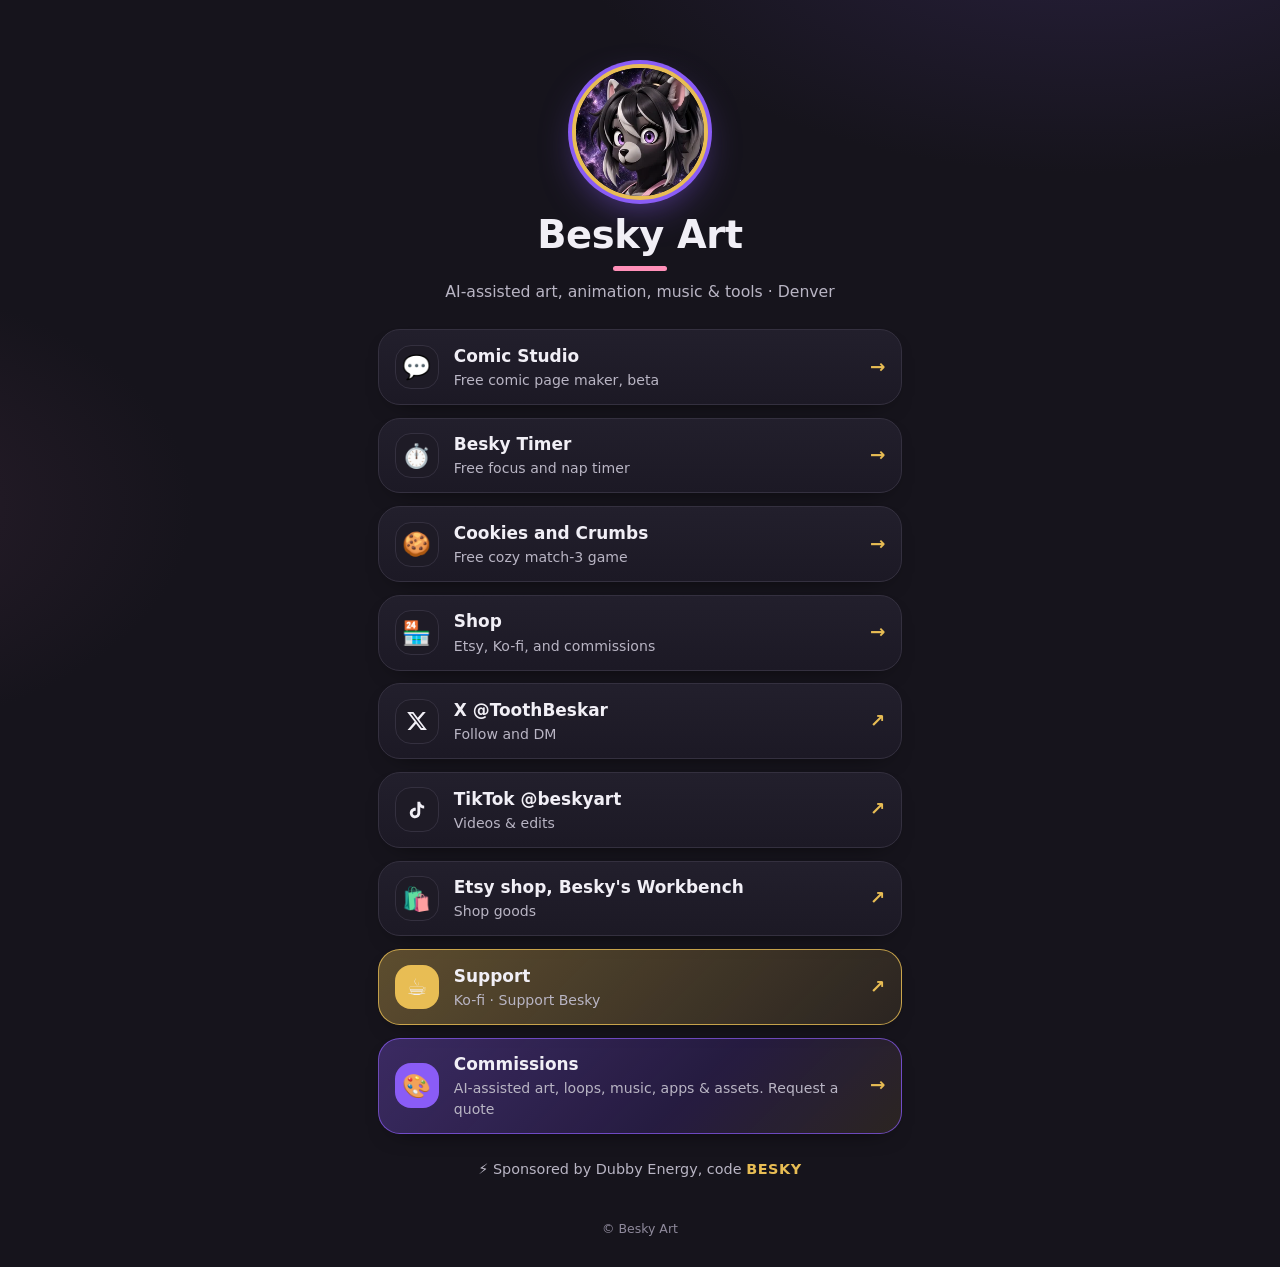
<file: index.html>
<!doctype html>
<html lang="en">
<head>
<meta charset="utf-8">
<meta name="viewport" content="width=device-width, initial-scale=1, viewport-fit=cover">
<title>Besky Art · Links</title>
<meta name="description" content="Besky Art: commissions, Etsy shop, free games and tools, and X. AI-assisted art, animation, music & tools from Denver.">
<meta name="theme-color" content="#16141c">
<link rel="canonical" href="https://besky.art/">
<link rel="icon" href="assets/favicon.ico?v=2" sizes="any">
<link rel="icon" href="assets/favicon-64.png?v=2" type="image/png">
<link rel="apple-touch-icon" href="assets/apple-touch-icon.png?v=2">
<meta property="og:type" content="website">
<meta property="og:site_name" content="Besky Art">
<meta property="og:title" content="Besky Art · Links">
<meta property="og:description" content="Links: commissions, shop, games & tools">
<meta property="og:url" content="https://besky.art/">
<meta property="og:image" content="https://besky.art/assets/og-image.jpg?v=2">
<meta property="og:image:width" content="1200">
<meta property="og:image:height" content="630">
<meta property="og:image:alt" content="Besky Art: links to commissions, shop, games & tools">
<meta name="twitter:card" content="summary_large_image">
<meta name="twitter:site" content="@ToothBeskar">
<meta name="twitter:creator" content="@ToothBeskar">
<meta name="twitter:title" content="Besky Art · Links">
<meta name="twitter:description" content="Links: commissions, shop, games & tools">
<meta name="twitter:image" content="https://besky.art/assets/og-image.jpg?v=2">
<link rel="stylesheet" href="style.css">
</head>
<body>
<main class="wrap">
  <header class="profile">
    <img class="avatar" src="assets/avatar-240.webp?v=2" srcset="assets/avatar-240.webp?v=2 240w, assets/avatar-400.webp?v=2 400w" sizes="120px" width="120" height="120" alt="Besky's avatar" fetchpriority="high">
    <h1>Besky Art</h1>
    <p class="tagline">AI-assisted art, animation, music &amp; tools · Denver</p>
  </header>

  <nav aria-label="Besky's links">
    <ul class="links">
      <li><a class="link" data-track="comic-studio" href="/comic-studio/">
        <span class="ico" aria-hidden="true">💬</span>
        <span class="txt"><span class="title">Comic Studio</span><span class="subtitle">Free comic page maker, beta</span></span>
        <span class="arrow" aria-hidden="true">→</span></a></li>
      <li><a class="link" data-track="besky-timer" href="/Besky-Timer/">
        <span class="ico" aria-hidden="true">⏱️</span>
        <span class="txt"><span class="title">Besky Timer</span><span class="subtitle">Free focus and nap timer</span></span>
        <span class="arrow" aria-hidden="true">→</span></a></li>
      <li><a class="link" data-track="cookie-game" href="/cookies-and-crumbs/">
        <span class="ico" aria-hidden="true">🍪</span>
        <span class="txt"><span class="title">Cookies and Crumbs</span><span class="subtitle">Free cozy match-3 game</span></span>
        <span class="arrow" aria-hidden="true">→</span></a></li>
      <li><a class="link" data-track="shop" href="/shop/">
        <span class="ico" aria-hidden="true">🏪</span>
        <span class="txt"><span class="title">Shop</span><span class="subtitle">Etsy, Ko-fi, and commissions</span></span>
        <span class="arrow" aria-hidden="true">→</span></a></li>
      <li><a class="link" data-track="x" href="https://x.com/ToothBeskar" target="_blank" rel="noopener" aria-label="X @ToothBeskar: Follow and DM (opens in a new tab)">
        <span class="ico x" aria-hidden="true"><svg viewBox="0 0 24 24" width="22" height="22" focusable="false"><path fill="currentColor" d="M18.244 2.25h3.308l-7.227 8.26 8.502 11.24H16.17l-5.214-6.817L4.99 21.75H1.68l7.73-8.835L1.254 2.25H8.08l4.713 6.231zm-1.161 17.52h1.833L7.084 4.126H5.117z"/></svg></span>
        <span class="txt"><span class="title">X @ToothBeskar</span><span class="subtitle">Follow and DM</span></span>
        <span class="arrow" aria-hidden="true">↗</span></a></li>
      <li><a class="link" data-track="tiktok" href="https://www.tiktok.com/@beskyart" target="_blank" rel="noopener" aria-label="TikTok @beskyart: Videos &amp; edits (opens in a new tab)">
        <span class="ico tt" aria-hidden="true"><svg viewBox="0 0 24 24" width="22" height="22" focusable="false"><path fill="currentColor" d="M16.6 5.82A4.28 4.28 0 0 1 15.54 3h-3.09v12.4a2.59 2.59 0 0 1-2.59 2.5c-1.42 0-2.6-1.16-2.6-2.6 0-1.72 1.66-3.01 3.37-2.48V9.66c-3.45-.46-6.47 2.22-6.47 5.64 0 3.33 2.76 5.7 5.69 5.7 3.14 0 5.69-2.55 5.69-5.7V9.01a7.35 7.35 0 0 0 4.3 1.38V7.3s-1.88.09-3.24-1.48z"/></svg></span>
        <span class="txt"><span class="title">TikTok @beskyart</span><span class="subtitle">Videos &amp; edits</span></span>
        <span class="arrow" aria-hidden="true">↗</span></a></li>
      <li><a class="link" data-track="etsy" href="https://beskysworkbench.etsy.com" target="_blank" rel="noopener" aria-label="Etsy shop, Besky's Workbench: Shop goods (opens in a new tab)">
        <span class="ico" aria-hidden="true">🛍️</span>
        <span class="txt"><span class="title">Etsy shop, Besky's Workbench</span><span class="subtitle">Shop goods</span></span>
        <span class="arrow" aria-hidden="true">↗</span></a></li>
      <li><a class="link support" href="https://ko-fi.com/beskyart" target="_blank" rel="noopener noreferrer" aria-label="Support Besky on Ko-fi (opens in a new tab)">
        <span class="ico" aria-hidden="true">☕</span>
        <span class="txt"><span class="title">Support</span><span class="subtitle">Ko-fi · Support Besky</span></span>
        <span class="arrow" aria-hidden="true">↗</span></a></li>
      <li><a class="link featured" data-track="commissions" href="/commissions/">
        <span class="ico" aria-hidden="true">🎨</span>
        <span class="txt"><span class="title">Commissions</span><span class="subtitle">AI-assisted art, loops, music, apps &amp; assets. Request a quote</span></span>
        <span class="arrow" aria-hidden="true">→</span></a></li>
    </ul>
  </nav>

  <p class="sponsor"><span aria-hidden="true">⚡</span> Sponsored by Dubby Energy, code <strong>BESKY</strong></p>
</main>
<footer class="foot">© Besky Art</footer>
<script>
/* Cookie-free counters (abacus.jasoncameron.dev): page views + clicks per button. Stats: /stats.html */
(function(){var B='https://abacus.jasoncameron.dev/hit/beskartooth-links/';
function hit(k){try{fetch(B+k,{mode:'cors',keepalive:true}).catch(function(){});}catch(e){}}
if(!/[?&]notrack/.test(location.search)&&!localStorage.getItem('besky-notrack'))hit('page-views');
document.querySelectorAll('[data-track]').forEach(function(a){a.addEventListener('click',function(){if(!localStorage.getItem('besky-notrack'))hit('click-'+a.dataset.track);});});})();
</script>
</body>
</html>
</file>
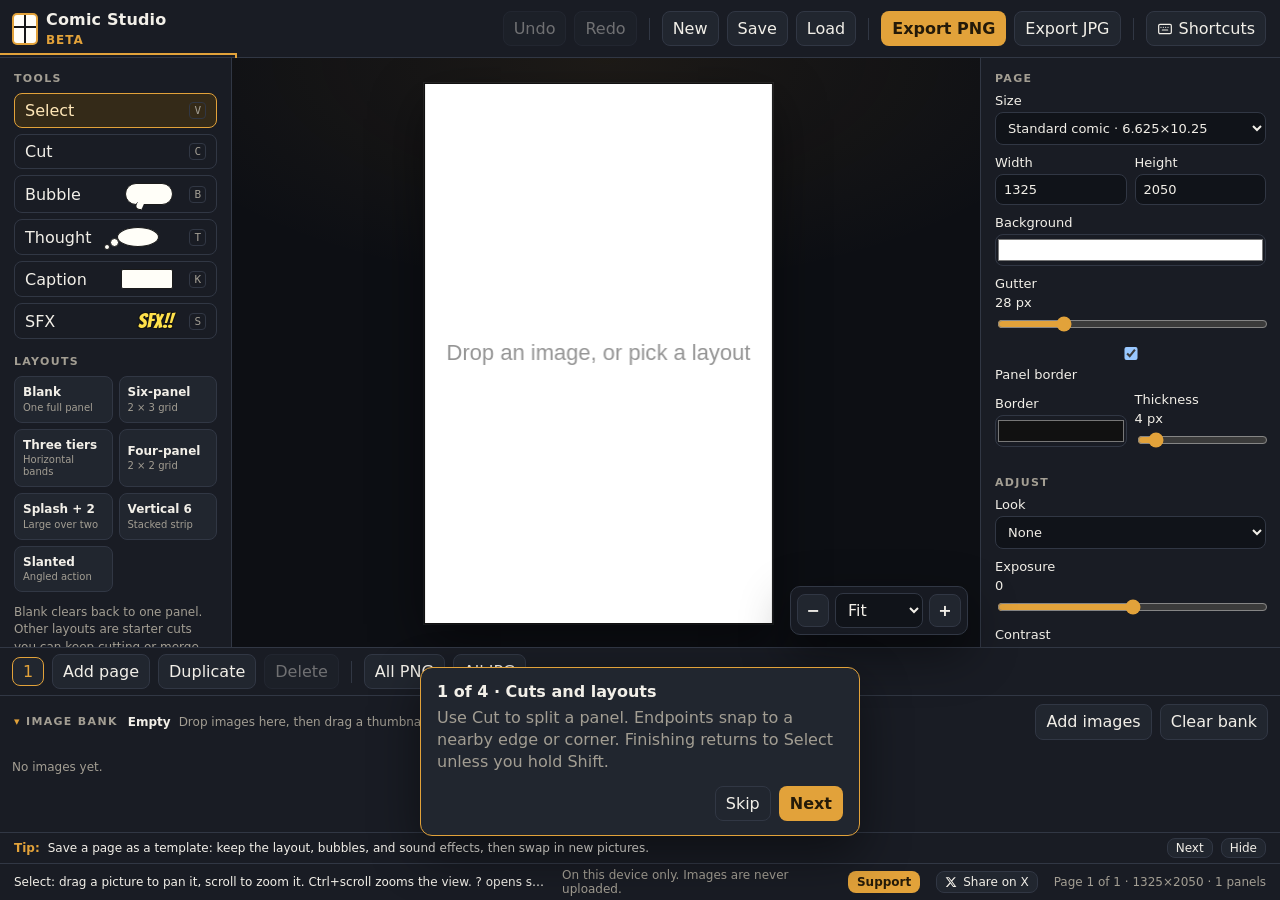
<file: comic-studio/index.html>
<!DOCTYPE html>
<html lang="en">
<head>
<meta charset="utf-8">
<meta name="viewport" content="width=device-width, initial-scale=1">
<meta name="description" content="Comic Studio is a free comic page maker that runs entirely in your browser. Images stay on your device.">
<link rel="canonical" href="https://besky.art/comic-studio/">
<meta property="og:type" content="website">
<meta property="og:site_name" content="Besky Art">
<meta property="og:title" content="Comic Studio">
<meta property="og:description" content="Free comic page maker that runs in your browser. Pictures stay on your device.">
<meta property="og:url" content="https://besky.art/comic-studio/">
<meta property="og:image" content="https://besky.art/comic-studio/og-image.png?v=1">
<meta property="og:image:width" content="1200">
<meta property="og:image:height" content="630">
<meta property="og:image:type" content="image/png">
<meta property="og:image:alt" content="Comic Studio: a cream comic page with panels, a speech bubble, and sound-effect lettering.">
<meta name="twitter:card" content="summary_large_image">
<meta name="twitter:site" content="@ToothBeskar">
<meta name="twitter:creator" content="@ToothBeskar">
<meta name="twitter:title" content="Comic Studio">
<meta name="twitter:description" content="Free comic page maker that runs in your browser. Pictures stay on your device.">
<meta name="twitter:image" content="https://besky.art/comic-studio/og-image.png?v=1">
<meta name="twitter:image:alt" content="Comic Studio: a cream comic page with panels, a speech bubble, and sound-effect lettering.">
<meta http-equiv="Content-Security-Policy" content="default-src 'none'; script-src 'self'; style-src 'self' 'unsafe-inline'; font-src 'self'; img-src 'self' data: blob:; connect-src https://abacus.jasoncameron.dev; object-src 'none'; base-uri 'none'; form-action 'none'">
<title>Comic Studio</title>
<link rel="icon" href="favicon.svg" type="image/svg+xml">
<link rel="stylesheet" href="css/studio.css">
</head>
<body>
<div id="app">
  <header id="top">
    <div class="brand">
      <span class="mark" aria-hidden="true"></span>
      <div>
        <strong>Comic Studio</strong>
        <em>beta</em>
      </div>
    </div>
    <div class="top-actions">
      <button type="button" id="undo" title="Undo (Ctrl+Z)">Undo</button>
      <button type="button" id="redo" title="Redo (Ctrl+Y)">Redo</button>
      <span class="sep" aria-hidden="true"></span>
      <button type="button" id="new-page" title="New blank page">New</button>
      <button type="button" id="save" title="Save project (Ctrl+S)">Save</button>
      <button type="button" id="load">Load</button>
      <span class="sep" aria-hidden="true"></span>
      <button type="button" id="export-png" class="primary" title="Export this page as PNG">Export PNG</button>
      <button type="button" id="export-jpg" title="Export this page as JPG">Export JPG</button>
      <span class="sep" aria-hidden="true"></span>
      <button type="button" id="shortcuts-open" title="Shortcuts (?)">
        <svg class="key-ico" viewBox="0 0 24 24" width="16" height="16" aria-hidden="true">
          <rect x="2.5" y="5" width="19" height="14" rx="2" fill="none" stroke="currentColor" stroke-width="1.8"></rect>
          <path d="M6 9.5h.01M9.5 9.5h.01M13 9.5h.01M16.5 9.5h.01M8 13.5h8" stroke="currentColor" stroke-width="1.8" stroke-linecap="round"></path>
        </svg>
        Shortcuts
      </button>
    </div>
  </header>
  <div id="workspace">
    <aside id="tools">
      <h2>Tools</h2>
      <button type="button" class="tool" data-tool="select" aria-pressed="true">Select <kbd>V</kbd></button>
      <button type="button" class="tool" data-tool="cut" aria-pressed="false">Cut <kbd>C</kbd></button>
      <button type="button" class="tool" data-tool="bubble" aria-pressed="false">Bubble <span class="tool-preview preview-bubble" aria-hidden="true"></span><kbd>B</kbd></button>
      <button type="button" class="tool" data-tool="thought" aria-pressed="false">Thought <span class="tool-preview preview-thought" aria-hidden="true"></span><kbd>T</kbd></button>
      <button type="button" class="tool" data-tool="caption" aria-pressed="false">Caption <span class="tool-preview preview-caption" aria-hidden="true"></span><kbd>K</kbd></button>
      <button type="button" class="tool" data-tool="sfx" aria-pressed="false">SFX <span class="tool-preview preview-sfx" aria-hidden="true">SFX!!</span><kbd>S</kbd></button>
      <h2>Layouts</h2>
      <div class="layouts" id="layouts"></div>
      <p class="hint">Blank clears back to one panel. Other layouts are starter cuts you can keep cutting or merge. <kbd>Shift</kbd> snaps a cut straight.</p>
    </aside>
    <div id="stage-wrap">
      <main id="stage">
        <div id="view"><canvas id="page" width="800" height="1200" aria-label="Comic page"></canvas></div>
      </main>
      <div id="view-controls" aria-label="View zoom">
        <button type="button" id="view-out" title="Zoom out (−)">−</button>
        <select id="view-zoom" title="View zoom">
          <option value="fit">Fit</option>
          <option value="0.5">50%</option>
          <option value="1">100%</option>
          <option value="2">200%</option>
          <option value="4">400%</option>
        </select>
        <button type="button" id="view-in" title="Zoom in (+)">+</button>
      </div>
    </div>
    <aside id="props">
      <h2>Page</h2>
      <label>Size
        <select id="page-preset"></select>
      </label>
      <div class="row">
        <label>Width <input id="page-w" type="number" min="64" max="8192" step="1"></label>
        <label>Height <input id="page-h" type="number" min="64" max="8192" step="1"></label>
      </div>
      <label>Background <input id="page-bg" type="color" value="#ffffff"></label>
      <label>Gutter <span id="gutter-val"></span>
        <input id="gutter" type="range" min="0" max="120" step="1">
      </label>
      <label class="check"><input id="border-on" type="checkbox" checked> Panel border</label>
      <div class="row">
        <label>Border <input id="border-color" type="color" value="#111111"></label>
        <label>Thickness <span id="border-val"></span>
          <input id="border-width" type="range" min="0" max="40" step="1">
        </label>
      </div>
      <h2>Adjust</h2>
      <label>Look
        <select id="grade-look">
          <option value="none">None</option>
          <option value="bw">Black and white</option>
          <option value="pencil">Pencil</option>
        </select>
      </label>
      <label>Exposure <span id="grade-exposure-val"></span>
        <input id="grade-exposure" type="range" min="-100" max="100" step="1" value="0">
      </label>
      <label>Contrast <span id="grade-contrast-val"></span>
        <input id="grade-contrast" type="range" min="-100" max="100" step="1" value="0">
      </label>
      <label>Highlights <span id="grade-highlights-val"></span>
        <input id="grade-highlights" type="range" min="-100" max="100" step="1" value="0">
      </label>
      <label>Shadows <span id="grade-shadows-val"></span>
        <input id="grade-shadows" type="range" min="-100" max="100" step="1" value="0">
      </label>
      <label>Saturation <span id="grade-saturation-val"></span>
        <input id="grade-saturation" type="range" min="-100" max="100" step="1" value="0">
      </label>
      <label>Warmth <span id="grade-warmth-val"></span>
        <input id="grade-warmth" type="range" min="-100" max="100" step="1" value="0">
      </label>
      <label>Tint <span id="grade-tint-val"></span>
        <input id="grade-tint" type="range" min="-100" max="100" step="1" value="0">
      </label>
      <button type="button" id="grade-reset">Reset adjustments</button>
      <p class="hint">These change the page art without rewriting your pictures. Halftone, below, screens the adjusted picture. Lettering is styled on its own.</p>
      <h2>Print</h2>
      <label class="check"><input id="dots-on" type="checkbox"> Halftone dots</label>
      <label>Dot size <span id="dots-size-val"></span>
        <input id="dots-size" type="range" min="3" max="22" step="1" value="6">
      </label>
      <label>Strength <span id="dots-strength-val"></span>
        <input id="dots-strength" type="range" min="0" max="100" step="1" value="85">
      </label>
      <p class="hint">Color Ben-Day screen on the adjusted pictures. Dot size follows the tone. Lettering stays solid unless you turn on Halftone letters.</p>
      <details id="selection-fold">
        <summary>Selection</summary>
        <div id="sel-props"></div>
      </details>
    </aside>
  </div>
  <div id="pages" aria-label="Pages">
    <div id="page-list"></div>
    <button type="button" id="page-add">Add page</button>
    <button type="button" id="page-dup">Duplicate</button>
    <button type="button" id="page-del">Delete</button>
    <span class="sep" aria-hidden="true"></span>
    <button type="button" id="export-all-png" title="Download every page as PNG in one zip">All PNG</button>
    <button type="button" id="export-all-jpg" title="Download every page as JPG in one zip">All JPG</button>
  </div>
  <section id="bank" aria-label="Image bank">
    <div class="bank-bar">
      <button type="button" id="bank-toggle" aria-expanded="true" aria-controls="bank-tray">Image bank</button>
      <span id="bank-count">Empty</span>
      <span class="bank-note">Drop images here, then drag a thumbnail onto a panel.</span>
      <button type="button" id="bank-add">Add images</button>
      <button type="button" id="bank-clear">Clear bank</button>
    </div>
    <div id="bank-tray"></div>
  </section>
  <footer id="foot">
    <div id="tipbar">
      <span class="tip-k">Tip:</span>
      <span id="tip-text"></span>
      <button type="button" id="tip-next">Next</button>
      <button type="button" id="tip-hide">Hide</button>
    </div>
    <div class="foot-row">
      <span id="status" role="status"></span>
      <span id="privacy">On this device only. Images are never uploaded.</span>
      <a class="share-x support-link" id="support" href="https://ko-fi.com/beskyart" target="_blank" rel="noopener noreferrer" aria-label="Support Besky on Ko-fi (opens in a new tab)">Support</a>
      <a class="share-x" id="share-x" href="https://x.com/intent/tweet?text=Made%20a%20comic%20page%20in%20the%20browser.%20Pictures%20stay%20on%20your%20device.&amp;url=https%3A%2F%2Fbesky.art%2Fcomic-studio%2F&amp;hashtags=MadeWithComicStudio" target="_blank" rel="noopener noreferrer" aria-label="Share Comic Studio on X (opens in a new tab)">
        <svg viewBox="0 0 24 24" width="12" height="12" aria-hidden="true" focusable="false"><path fill="currentColor" d="M18.244 2.25h3.308l-7.227 8.26 8.502 11.24H16.17l-5.214-6.817L4.99 21.75H1.68l7.73-8.835L1.254 2.25H8.08l4.713 6.231zm-1.161 17.52h1.833L7.084 4.126H5.117z"/></svg>
        Share on X
      </a>
      <span id="meta"></span>
    </div>
  </footer>
</div>
<div id="style-popover" hidden role="dialog" aria-label="Lettering style"></div>
<textarea id="editor" aria-label="Lettering text" spellcheck="false"></textarea>
<input id="file-image" type="file" accept="image/png,image/jpeg,image/webp,.png,.jpg,.jpeg,.webp" hidden>
<input id="file-bank" type="file" accept="image/png,image/jpeg,image/webp,.png,.jpg,.jpeg,.webp" multiple hidden>
<input id="file-project" type="file" accept="application/json,.json" hidden>
<div id="shortcuts" hidden>
  <div class="shortcuts-card" role="dialog" aria-modal="true" aria-labelledby="shortcuts-title">
    <div class="shortcuts-head">
      <h2 id="shortcuts-title">Shortcuts</h2>
      <button type="button" id="shortcuts-close">Close</button>
    </div>
    <p class="hint">View zoom only changes what you see on screen. The page and the exported file stay the same size. A scroll gesture is one undo step.</p>
    <div class="shortcuts-grid">
      <section>
        <h3>Tools</h3>
        <p><kbd>V</kbd> Select</p>
        <p><kbd>C</kbd> Cut</p>
        <p><kbd>B</kbd> Speech bubble</p>
        <p><kbd>T</kbd> Thought bubble</p>
        <p><kbd>K</kbd> Caption</p>
        <p><kbd>S</kbd> Sound effect</p>
        <p><kbd>Shift</kbd> Snap a cut horizontal or vertical</p>
        <p><kbd>Enter</kbd> or double-click finishes a cut and returns to Select. Hold <kbd>Shift</kbd> to keep cutting</p>
        <p><kbd>Esc</kbd> cancels a cut, or clears the selection</p>
        <p>In Select, hover a gutter and drag its handles to move a point or pull a midpoint into a new bend. Delete or the × removes just that segment</p>
      </section>
      <section>
        <h3>Image</h3>
        <p><kbd>Scroll</kbd> Zoom the selected picture while the pointer is over it</p>
        <p><kbd>Ctrl</kbd>+<kbd>Scroll</kbd> Zoom that picture toward the pointer</p>
        <p><kbd>Alt</kbd>+<kbd>Scroll</kbd> Rotate 1° per notch</p>
        <p><kbd>Ctrl</kbd>+<kbd>V</kbd> Paste a clipboard image into the selected panel, or into the bank, when that image is newer than a copied element</p>
        <p><kbd>Shift</kbd>+<kbd>Alt</kbd>+<kbd>Scroll</kbd> Rotate in 15° steps</p>
        <p><kbd>Shift</kbd> while dragging the handle snaps to 15°</p>
        <p>Side panel: flip horizontal, flip vertical, turn 90°, reset rotation, reset framing</p>
      </section>
      <section>
        <h3>View</h3>
        <p><kbd>Ctrl</kbd>+<kbd>0</kbd> Fit the page in the window</p>
        <p><kbd>Ctrl</kbd>+<kbd>1</kbd> 100%, actual pixels</p>
        <p><kbd>+</kbd> <kbd>−</kbd> Zoom the view in or out</p>
        <p><kbd>Ctrl</kbd>+<kbd>Scroll</kbd> Zoom the view toward the pointer, unless the pointer is over the selected picture or lettering</p>
        <p>Corner menu: Fit, 50%, 100%, 200%, 400%</p>
        <p><kbd>Space</kbd>+drag Pan</p>
        <p>Middle-mouse drag Pan</p>
        <p><kbd>Scroll</kbd> Scroll the page, except over the selected picture</p>
      </section>
      <section>
        <h3>Pages</h3>
        <p>The strip under the page switches pages. Each page has its own layout, pictures, and lettering</p>
        <p>Add page, Duplicate, and Delete are on that strip. Drag a number to reorder</p>
        <p>Export PNG and Export JPG save the page you are looking at. All PNG and All JPG download every page in one zip</p>
        <p>The image bank and saved styles are shared. Copy and paste works from one page to another</p>
      </section>
      <section>
        <h3>Lettering</h3>
        <p>Drag to move. Double-click to edit. Drag handles to resize, rotate, or move a tail</p>
        <p><kbd>Ctrl</kbd>+<kbd>Scroll</kbd> Resize the selected lettering</p>
        <p><kbd>Alt</kbd>+<kbd>Scroll</kbd> Rotate it 1° (Shift snaps to 15°)</p>
        <p>Warp in the side panel: Arc, Wave, or Bulge, plus a strength slider</p>
        <p><kbd>Alt</kbd>+drag a corner skews the words. <kbd>Ctrl</kbd>+drag a corner bends them in perspective</p>
        <p><kbd>Delete</kbd> Remove it</p>
        <p>Save style keeps the look. One click applies it, or places a new item</p>
      </section>
      <section>
        <h3>Editing</h3>
        <p><kbd>Ctrl</kbd>+<kbd>C</kbd> Copy the selected lettering or picture</p>
        <p><kbd>Ctrl</kbd>+<kbd>X</kbd> Cut the selection</p>
        <p><kbd>Ctrl</kbd>+<kbd>V</kbd> Paste it, offset a little more each time</p>
        <p><kbd>Ctrl</kbd>+<kbd>D</kbd> Duplicate the selection</p>
        <p><kbd>Ctrl</kbd>+<kbd>Z</kbd> Undo</p>
        <p><kbd>Ctrl</kbd>+<kbd>Y</kbd> or <kbd>Ctrl</kbd>+<kbd>Shift</kbd>+<kbd>Z</kbd> Redo</p>
        <p><kbd>Delete</kbd> or <kbd>Backspace</kbd> Delete the selection</p>
        <p><kbd>Ctrl</kbd>+<kbd>S</kbd> Save the project</p>
        <p><kbd>Esc</kbd> Close this panel, cancel a cut, clear the selection, or return to Select</p>
        <p><kbd>?</kbd> Open this panel</p>
      </section>
    </div>
    <div class="shortcuts-actions">
      <button type="button" id="tips-show">Show tips</button>
      <button type="button" id="tour-replay">Replay the intro tour</button>
    </div>
  </div>
</div>
<div id="tour" hidden>
  <div class="tour-card" role="dialog" aria-labelledby="tour-title">
    <p id="tour-title"></p>
    <p id="tour-body"></p>
    <div class="tour-actions">
      <button type="button" id="tour-skip">Skip</button>
      <button type="button" id="tour-next" class="primary">Next</button>
    </div>
  </div>
</div>
<div id="confirm" hidden>
  <div class="confirm-card" role="dialog" aria-modal="true" aria-labelledby="confirm-title">
    <h2 id="confirm-title"></h2>
    <p id="confirm-body"></p>
    <div class="confirm-actions">
      <button type="button" id="confirm-cancel">Cancel</button>
      <button type="button" id="confirm-alt" hidden>Clear bank</button>
      <button type="button" id="confirm-ok" class="primary">OK</button>
    </div>
  </div>
</div>
<script src="js/geometry.js"></script>
<script src="js/document.js"></script>
<script src="js/render.js"></script>
<script src="js/main.js"></script>
<script src="../js/analytics.js"></script>
</body>
</html>
</file>
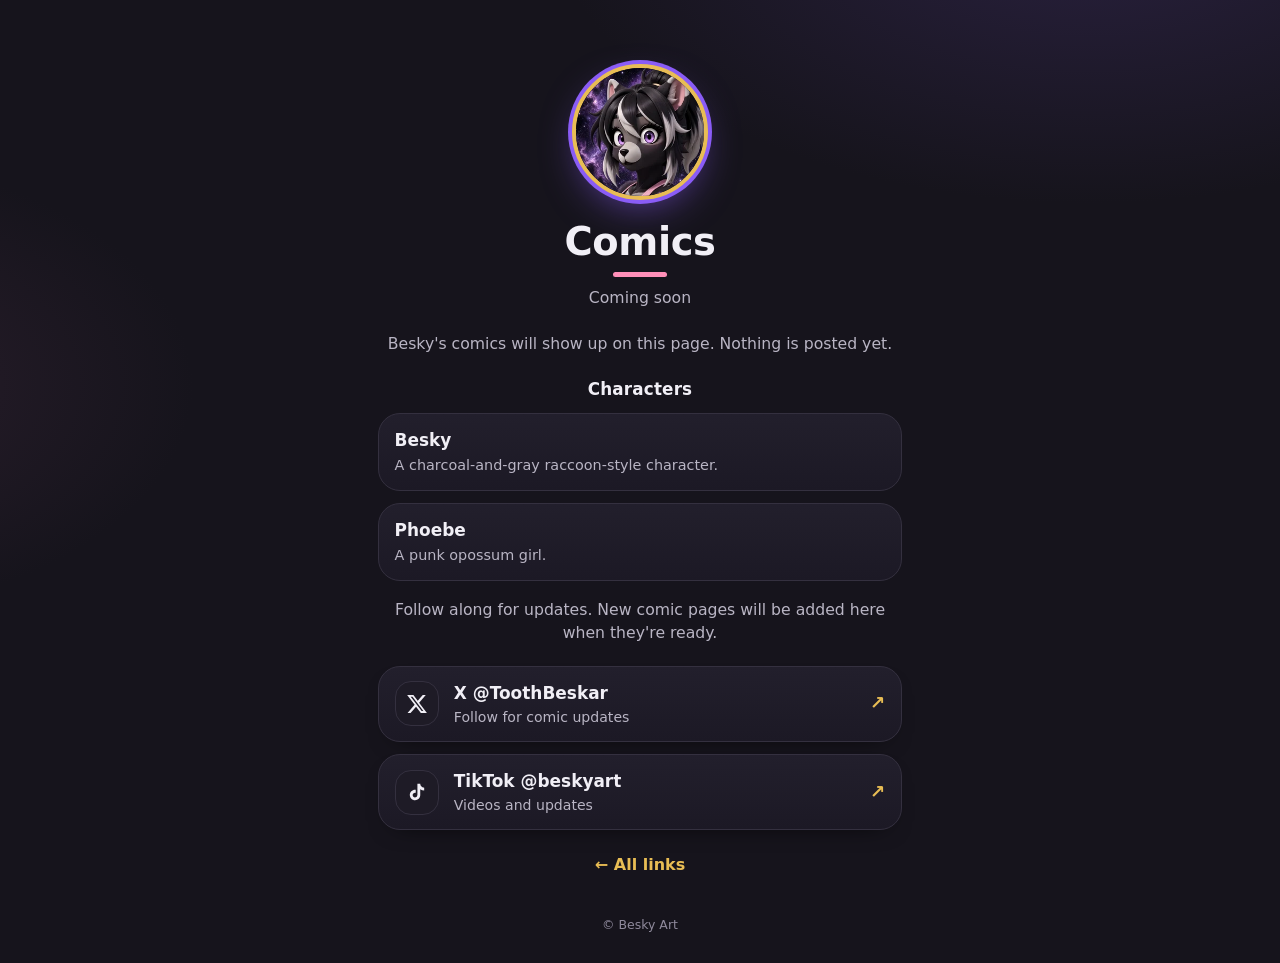
<file: comics/index.html>
<!doctype html>
<html lang="en">
<head>
<meta charset="utf-8">
<meta name="viewport" content="width=device-width, initial-scale=1, viewport-fit=cover">
<meta name="robots" content="noindex">
<title>Comics · Besky Art</title>
<meta name="description" content="Besky's comics are coming soon. Besky is a charcoal-and-gray raccoon-style character, and Phoebe is a punk opossum girl. Follow @ToothBeskar for updates.">
<meta name="theme-color" content="#16141c">
<link rel="canonical" href="https://besky.art/comics/">
<link rel="icon" href="/assets/favicon.ico?v=2" sizes="any">
<link rel="icon" href="/assets/favicon-64.png?v=2" type="image/png">
<link rel="apple-touch-icon" href="/assets/apple-touch-icon.png?v=2">
<meta property="og:type" content="website">
<meta property="og:site_name" content="Besky Art">
<meta property="og:title" content="Comics · Besky Art">
<meta property="og:description" content="Besky's comics are coming soon. Follow along for updates.">
<meta property="og:url" content="https://besky.art/comics/">
<meta property="og:image" content="https://besky.art/assets/og-image.jpg?v=2">
<meta property="og:image:width" content="1200">
<meta property="og:image:height" content="630">
<meta property="og:image:alt" content="Besky Art">
<meta name="twitter:card" content="summary_large_image">
<meta name="twitter:site" content="@ToothBeskar">
<meta name="twitter:creator" content="@ToothBeskar">
<meta name="twitter:title" content="Comics · Besky Art">
<meta name="twitter:description" content="Besky's comics are coming soon. Follow along for updates.">
<meta name="twitter:image" content="https://besky.art/assets/og-image.jpg?v=2">
<link rel="stylesheet" href="/style.css">
</head>
<body>
<main class="wrap">
  <header class="profile">
    <a class="home" href="/"><img class="avatar" src="/assets/avatar-240.webp?v=2" srcset="/assets/avatar-240.webp?v=2 240w, /assets/avatar-400.webp?v=2 400w" sizes="120px" width="120" height="120" alt="Besky's avatar" fetchpriority="high"></a>
    <h1>Comics</h1>
    <p class="tagline">Coming soon</p>
  </header>

  <p class="lede">Besky's comics will show up on this page. Nothing is posted yet.</p>

  <h2 class="cast-title">Characters</h2>
  <ul class="cast">
    <li><strong>Besky</strong><span>A charcoal-and-gray raccoon-style character.</span></li>
    <li><strong>Phoebe</strong><span>A punk opossum girl.</span></li>
  </ul>

  <p class="lede">Follow along for updates. New comic pages will be added here when they're ready.</p>

  <nav aria-label="Follow for comic updates">
    <ul class="links">
      <li><a class="link" href="https://x.com/ToothBeskar" target="_blank" rel="noopener noreferrer" aria-label="X @ToothBeskar: follow for comic updates (opens in a new tab)">
        <span class="ico x" aria-hidden="true"><svg viewBox="0 0 24 24" width="22" height="22" focusable="false"><path fill="currentColor" d="M18.244 2.25h3.308l-7.227 8.26 8.502 11.24H16.17l-5.214-6.817L4.99 21.75H1.68l7.73-8.835L1.254 2.25H8.08l4.713 6.231zm-1.161 17.52h1.833L7.084 4.126H5.117z"/></svg></span>
        <span class="txt"><span class="title">X @ToothBeskar</span><span class="subtitle">Follow for comic updates</span></span>
        <span class="arrow" aria-hidden="true">↗</span></a></li>
      <li><a class="link" href="https://www.tiktok.com/@beskyart" target="_blank" rel="noopener noreferrer" aria-label="TikTok @beskyart: videos and comic updates (opens in a new tab)">
        <span class="ico tt" aria-hidden="true"><svg viewBox="0 0 24 24" width="22" height="22" focusable="false"><path fill="currentColor" d="M16.6 5.82A4.28 4.28 0 0 1 15.54 3h-3.09v12.4a2.59 2.59 0 0 1-2.59 2.5c-1.42 0-2.6-1.16-2.6-2.6 0-1.72 1.66-3.01 3.37-2.48V9.66c-3.45-.46-6.47 2.22-6.47 5.64 0 3.33 2.76 5.7 5.69 5.7 3.14 0 5.69-2.55 5.69-5.7V9.01a7.35 7.35 0 0 0 4.3 1.38V7.3s-1.88.09-3.24-1.48z"/></svg></span>
        <span class="txt"><span class="title">TikTok @beskyart</span><span class="subtitle">Videos and updates</span></span>
        <span class="arrow" aria-hidden="true">↗</span></a></li>
    </ul>
  </nav>

  <p class="back"><a href="/">← All links</a></p>
</main>
<footer class="foot">© Besky Art</footer>
</body>
</html>
</file>
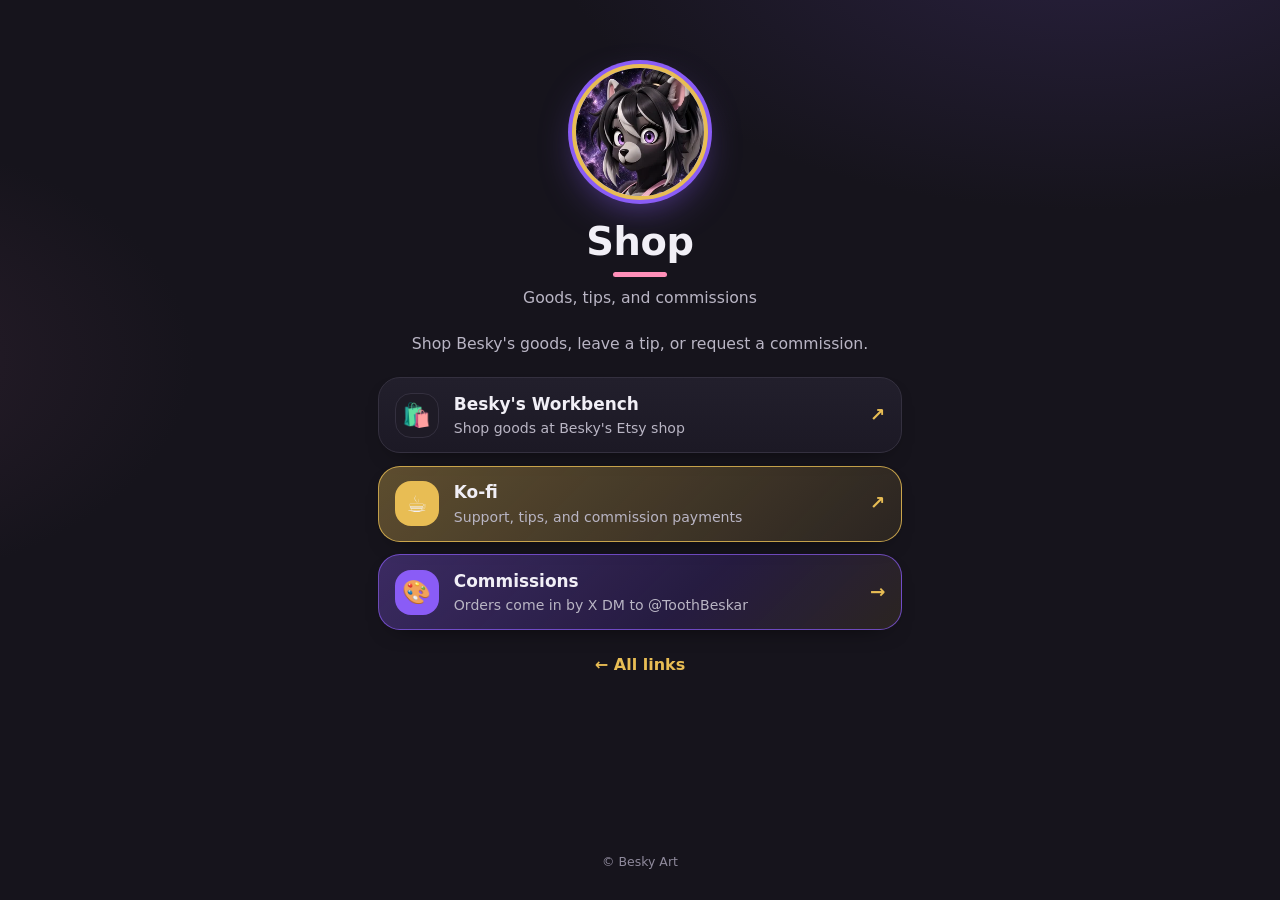
<file: shop/index.html>
<!doctype html>
<html lang="en">
<head>
<meta charset="utf-8">
<meta name="viewport" content="width=device-width, initial-scale=1, viewport-fit=cover">
<title>Shop · Besky Art</title>
<meta name="description" content="Besky's Etsy shop, Ko-fi support and tips, and commissions. Orders come in by X DM to @ToothBeskar.">
<meta name="theme-color" content="#16141c">
<link rel="canonical" href="https://besky.art/shop/">
<link rel="icon" href="/assets/favicon.ico?v=2" sizes="any">
<link rel="icon" href="/assets/favicon-64.png?v=2" type="image/png">
<link rel="apple-touch-icon" href="/assets/apple-touch-icon.png?v=2">
<meta property="og:type" content="website">
<meta property="og:site_name" content="Besky Art">
<meta property="og:title" content="Shop · Besky Art">
<meta property="og:description" content="Besky's Etsy shop, Ko-fi, and commissions.">
<meta property="og:url" content="https://besky.art/shop/">
<meta property="og:image" content="https://besky.art/assets/og-image.jpg?v=2">
<meta property="og:image:width" content="1200">
<meta property="og:image:height" content="630">
<meta property="og:image:alt" content="Besky Art">
<meta name="twitter:card" content="summary_large_image">
<meta name="twitter:site" content="@ToothBeskar">
<meta name="twitter:creator" content="@ToothBeskar">
<meta name="twitter:title" content="Shop · Besky Art">
<meta name="twitter:description" content="Besky's Etsy shop, Ko-fi, and commissions.">
<meta name="twitter:image" content="https://besky.art/assets/og-image.jpg?v=2">
<link rel="stylesheet" href="/style.css">
</head>
<body>
<main class="wrap">
  <header class="profile">
    <a class="home" href="/"><img class="avatar" src="/assets/avatar-240.webp?v=2" srcset="/assets/avatar-240.webp?v=2 240w, /assets/avatar-400.webp?v=2 400w" sizes="120px" width="120" height="120" alt="Besky's avatar" fetchpriority="high"></a>
    <h1>Shop</h1>
    <p class="tagline">Goods, tips, and commissions</p>
  </header>

  <p class="lede">Shop Besky's goods, leave a tip, or request a commission.</p>

  <nav aria-label="Shop">
    <ul class="links">
      <li><a class="link" href="https://beskysworkbench.etsy.com/" target="_blank" rel="noopener noreferrer" aria-label="Besky's Workbench, Besky's Etsy shop (opens in a new tab)">
        <span class="ico" aria-hidden="true">🛍️</span>
        <span class="txt"><span class="title">Besky's Workbench</span><span class="subtitle">Shop goods at Besky's Etsy shop</span></span>
        <span class="arrow" aria-hidden="true">↗</span></a></li>
      <li><a class="link support" href="https://ko-fi.com/beskyart" target="_blank" rel="noopener noreferrer" aria-label="Ko-fi: support, tips, and commission payments (opens in a new tab)">
        <span class="ico" aria-hidden="true">☕</span>
        <span class="txt"><span class="title">Ko-fi</span><span class="subtitle">Support, tips, and commission payments</span></span>
        <span class="arrow" aria-hidden="true">↗</span></a></li>
      <li><a class="link featured" href="/commissions/">
        <span class="ico" aria-hidden="true">🎨</span>
        <span class="txt"><span class="title">Commissions</span><span class="subtitle">Orders come in by X DM to @ToothBeskar</span></span>
        <span class="arrow" aria-hidden="true">→</span></a></li>
    </ul>
  </nav>

  <p class="back"><a href="/">← All links</a></p>
</main>
<footer class="foot">© Besky Art</footer>
</body>
</html>
</file>
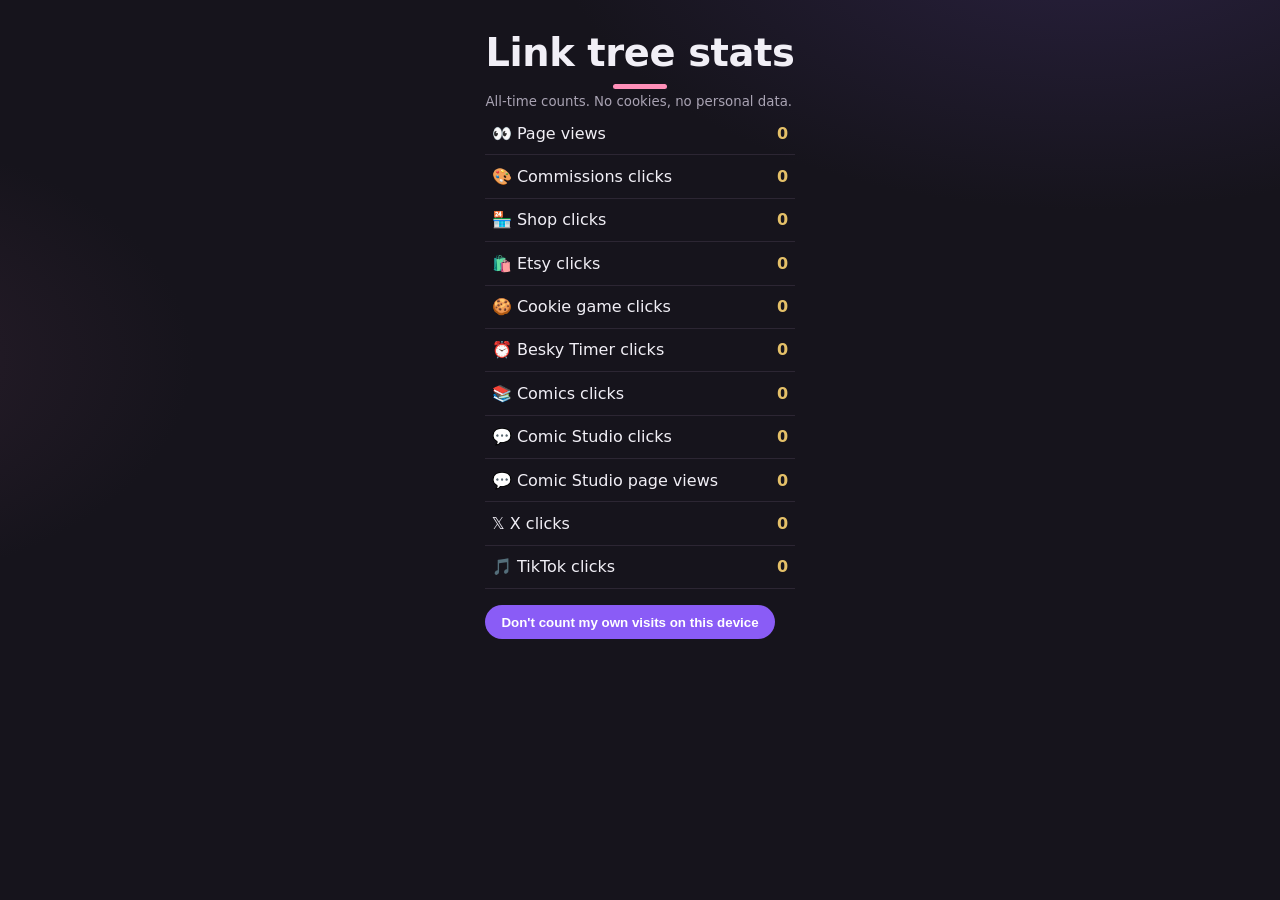
<file: stats.html>
<!doctype html><html lang="en"><head><meta charset="utf-8"><meta name="viewport" content="width=device-width,initial-scale=1"><meta name="robots" content="noindex">
<title>Link tree stats</title><link rel="stylesheet" href="style.css">
<style>main{max-width:520px;margin:2rem auto;padding:0 1.2rem}table{width:100%;border-collapse:collapse}td{padding:.6rem .4rem;border-bottom:1px solid #2c2633}td:last-child{text-align:right;font-weight:800;color:#e4c068}button{margin-top:1rem;padding:.6rem 1rem;border-radius:999px;border:0;background:#8a5cf6;color:#fff;font-weight:700}small{color:#a9a3b3}</style></head>
<body><main><h1>Link tree stats</h1><small>All-time counts. No cookies, no personal data.</small>
<table id="t"></table>
<button id="me">Don't count my own visits on this device</button> <small id="ms"></small>
</main><script>
var B='https://abacus.jasoncameron.dev/get/beskartooth-links/';
var rows=[['page-views','👀 Page views'],['click-commissions','🎨 Commissions clicks'],['click-shop','🏪 Shop clicks'],['click-etsy','🛍️ Etsy clicks'],['click-cookie-game','🍪 Cookie game clicks'],['click-besky-timer','⏰ Besky Timer clicks'],['click-comics','📚 Comics clicks'],['click-comic-studio','💬 Comic Studio clicks'],['comic-studio-page-views','💬 Comic Studio page views'],['click-x','𝕏 X clicks'],['click-tiktok','🎵 TikTok clicks']];
var t=document.getElementById('t');
rows.forEach(function(r){var tr=document.createElement('tr');tr.innerHTML='<td>'+r[1]+'</td><td>…</td>';t.appendChild(tr);
fetch(B+r[0]).then(function(x){return x.ok?x.json():{value:0}}).then(function(j){tr.lastChild.textContent=j.value||0}).catch(function(){tr.lastChild.textContent='0'});});
var me=document.getElementById('me'),ms=document.getElementById('ms');
function upd(){ms.textContent=localStorage.getItem('besky-notrack')?'Your visits here are not counted.':'';me.textContent=localStorage.getItem('besky-notrack')?'Count my visits again':"Don't count my own visits on this device";}
me.onclick=function(){if(localStorage.getItem('besky-notrack'))localStorage.removeItem('besky-notrack');else localStorage.setItem('besky-notrack','1');upd();};upd();
</script></body></html>
</file>
<file: style.css>
:root{--bg:#16141c;--bg2:#1e1b26;--card:#221f2c;--line:#34303f;--text:#f1eff6;--soft:#b9b5c4;--gray:#8f8a9c;--purple:#8a5cf6;--purple2:#a98bff;--gold:#e8bd54;--pink:#ff8fb8}
*{box-sizing:border-box}
html{-webkit-text-size-adjust:100%}
body{margin:0;min-height:100vh;display:flex;flex-direction:column;color:var(--text);
  background:radial-gradient(900px 500px at 85% -10%,#2a2140 0%,transparent 60%),radial-gradient(700px 420px at -15% 40%,#2a1e2c 0%,transparent 55%),var(--bg);
  font:16px/1.45 ui-rounded,"SF Pro Rounded","Nunito","Segoe UI",system-ui,-apple-system,Roboto,sans-serif}
.wrap{width:100%;max-width:560px;margin:0 auto;padding:2.6rem 1.1rem 1.5rem;flex:1}
.profile{text-align:center;margin-bottom:1.6rem}
.avatar{width:120px;height:120px;border-radius:50%;object-fit:cover;display:block;margin:0 auto .9rem;background:#efedf4;
  border:4px solid var(--gold);box-shadow:0 0 0 4px var(--purple),0 14px 40px -12px rgba(138,92,246,.7)}
h1{margin:0;font-size:2.1rem;letter-spacing:-.01em;line-height:1.1}
h1::after{content:"";display:block;width:54px;height:5px;border-radius:5px;background:var(--pink);margin:.6rem auto 0}
.tagline{margin:.6rem 0 0;color:var(--soft);font-size:.98rem}
.links{list-style:none;margin:0;padding:0;display:grid;gap:.8rem}
.link{display:flex;align-items:center;gap:.9rem;min-height:4.6rem;padding:.85rem 1rem;border-radius:22px;text-decoration:none;color:var(--text);
  background:linear-gradient(180deg,var(--card),#1c1925);border:1.5px solid var(--line);box-shadow:0 10px 26px -18px #000;
  transition:transform .15s ease,border-color .15s ease,background .15s ease,box-shadow .15s ease}
.link:hover{transform:translateY(-2px);border-color:var(--purple);box-shadow:0 14px 30px -16px rgba(138,92,246,.65)}
.link:active{transform:translateY(0) scale(.99)}
.link:focus-visible{outline:3px solid var(--gold);outline-offset:3px;border-color:var(--purple)}
.link.featured{background:linear-gradient(135deg,rgba(138,92,246,.32),rgba(111,63,232,.18) 60%,rgba(232,189,84,.1));border-color:rgba(138,92,246,.7)}
.link.support{background:linear-gradient(135deg,rgba(232,189,84,.34),rgba(232,189,84,.1));border-color:rgba(232,189,84,.8)}
.support .ico{background:var(--gold);border-color:transparent}
.ico{flex:none;width:2.8rem;height:2.8rem;border-radius:16px;display:grid;place-items:center;font-size:1.45rem;background:var(--bg2);border:1px solid var(--line)}
.ico.x{color:var(--text)}
.featured .ico{background:var(--purple);border-color:transparent}
.txt{flex:1;min-width:0;display:grid;gap:.1rem}
.title{font-weight:800;font-size:1.06rem}
.subtitle{color:var(--soft);font-size:.88rem}
.arrow{flex:none;color:var(--gold);font-weight:900;font-size:1.15rem;transition:transform .15s}
.link:hover .arrow,.link:focus-visible .arrow{transform:translateX(3px)}
.sponsor{text-align:center;margin:1.6rem 0 0;color:var(--soft);font-size:.9rem}
.sponsor strong{color:var(--gold);letter-spacing:.04em}
.foot{text-align:center;color:var(--gray);font-size:.78rem;padding:1rem 1rem 1.8rem}
.home{display:inline-block;border-radius:50%;line-height:0}
.home:focus-visible{outline:3px solid var(--gold);outline-offset:4px}
.lede{margin:-.15rem 0 1.35rem;text-align:center;color:var(--soft);font-size:.98rem}
.cast-title{margin:0 0 .7rem;text-align:center;font-size:1.05rem;letter-spacing:.01em}
.cast{list-style:none;margin:0 0 1.25rem;padding:0;display:grid;gap:.7rem}
.cast li{padding:.9rem 1rem;border-radius:22px;text-align:left;background:linear-gradient(180deg,var(--card),#1c1925);border:1.5px solid var(--line)}
.cast strong{display:block;font-weight:800;font-size:1.06rem}
.cast span{display:block;margin-top:.15rem;color:var(--soft);font-size:.9rem}
.back{text-align:center;margin:1.4rem 0 0;font-weight:800}
.back a{color:var(--gold);text-decoration:none}
.back a:hover{text-decoration:underline}
.back a:focus-visible{outline:3px solid var(--gold);outline-offset:3px;border-radius:8px}
@media (min-width:700px){.wrap{padding-top:4rem}.avatar{width:136px;height:136px}h1{font-size:2.4rem}}
@media (prefers-reduced-motion:reduce){.link,.arrow{transition:none}}
.ico.tt{color:var(--text)}
</file>
<file: comic-studio/css/studio.css>
@font-face {
  font-family: "Comic Neue";
  src: url("../fonts/comic-neue/ComicNeue-Regular.ttf") format("truetype");
  font-weight: 400;
  font-style: normal;
  font-display: swap;
}
@font-face {
  font-family: "Comic Neue";
  src: url("../fonts/comic-neue/ComicNeue-Bold.ttf") format("truetype");
  font-weight: 700;
  font-style: normal;
  font-display: swap;
}
@font-face {
  font-family: "Comic Neue";
  src: url("../fonts/comic-neue/ComicNeue-Italic.ttf") format("truetype");
  font-weight: 400;
  font-style: italic;
  font-display: swap;
}
@font-face {
  font-family: "Bangers";
  src: url("../fonts/bangers/Bangers-Regular.ttf") format("truetype");
  font-weight: 400;
  font-style: normal;
  font-display: swap;
}
@font-face {
  font-family: "Knewave";
  src: url("../fonts/knewave/Knewave-Regular.ttf") format("truetype");
  font-weight: 400;
  font-style: normal;
  font-display: swap;
}
@font-face {
  font-family: "Boogaloo";
  src: url("../fonts/boogaloo/Boogaloo-Regular.ttf") format("truetype");
  font-weight: 400;
  font-style: normal;
  font-display: swap;
}
@font-face {
  font-family: "Sigmar One";
  src: url("../fonts/sigmar-one/SigmarOne-Regular.ttf") format("truetype");
  font-weight: 400;
  font-style: normal;
  font-display: swap;
}
@font-face {
  font-family: "Lilita One";
  src: url("../fonts/lilita-one/LilitaOne-Regular.ttf") format("truetype");
  font-weight: 400;
  font-style: normal;
  font-display: swap;
}
@font-face {
  font-family: "Anton";
  src: url("../fonts/anton/Anton-Regular.ttf") format("truetype");
  font-weight: 400;
  font-style: normal;
  font-display: swap;
}
@font-face {
  font-family: "Bungee";
  src: url("../fonts/bungee/Bungee-Regular.ttf") format("truetype");
  font-weight: 400;
  font-style: normal;
  font-display: swap;
}
@font-face {
  font-family: "Titan One";
  src: url("../fonts/titan-one/TitanOne-Regular.ttf") format("truetype");
  font-weight: 400;
  font-style: normal;
  font-display: swap;
}
@font-face {
  font-family: "Alfa Slab One";
  src: url("../fonts/alfa-slab-one/AlfaSlabOne-Regular.ttf") format("truetype");
  font-weight: 400;
  font-style: normal;
  font-display: swap;
}
@font-face {
  font-family: "Shrikhand";
  src: url("../fonts/shrikhand/Shrikhand-Regular.ttf") format("truetype");
  font-weight: 400;
  font-style: normal;
  font-display: swap;
}
@font-face {
  font-family: "Creepster";
  src: url("../fonts/creepster/Creepster-Regular.ttf") format("truetype");
  font-weight: 400;
  font-style: normal;
  font-display: swap;
}
@font-face {
  font-family: "Patrick Hand";
  src: url("../fonts/patrick-hand/PatrickHand-Regular.ttf") format("truetype");
  font-weight: 400;
  font-style: normal;
  font-display: swap;
}
@font-face {
  font-family: "Kalam";
  src: url("../fonts/kalam/Kalam-Regular.ttf") format("truetype");
  font-weight: 400;
  font-style: normal;
  font-display: swap;
}

:root {
  --bg: #12141a;
  --rail: #191c24;
  --rail-2: #21262f;
  --line: #313744;
  --text: #f2efe8;
  --muted: #a39e93;
  --accent: #e2a23a;
  --accent-ink: #241a09;
  --blue: #8eb6ff;
  --danger: #e36b5d;
  --shadow: 0 18px 50px rgba(0, 0, 0, 0.45);
  font-family: "Segoe UI", system-ui, sans-serif;
  color: var(--text);
  background: var(--bg);
  color-scheme: dark;
}

* { box-sizing: border-box; }
html, body { height: 100%; margin: 0; }
body { overflow: hidden; }
button, input, select, textarea { font: inherit; color: inherit; }
button { cursor: pointer; }
[hidden] { display: none !important; }

#app {
  height: 100%;
  min-width: 980px;
  display: grid;
  grid-template-rows: 58px minmax(0, 1fr) auto auto auto;
}

#top, #tools, #props, #status {
  background: var(--rail);
}

#top {
  display: flex;
  align-items: center;
  gap: 16px;
  padding: 0 14px;
  border-bottom: 1px solid var(--line);
}
.brand { display: flex; align-items: center; gap: 10px; }
.mark {
  width: 22px;
  height: 28px;
  border-radius: 3px;
  background:
    linear-gradient(#171717, #171717) 50% 0 / 2px 100% no-repeat,
    linear-gradient(#171717, #171717) 0 46% / 100% 2px no-repeat,
    #fffef8;
  box-shadow: 0 0 0 2px var(--accent);
}
.brand strong { display: block; font-size: 16px; letter-spacing: 0.01em; }
.brand em { font-style: normal; color: var(--accent); font-size: 12px; font-weight: 700; letter-spacing: 0.08em; text-transform: uppercase; }
.top-actions { margin-left: auto; display: flex; align-items: center; gap: 8px; }
#shortcuts-open { display: inline-flex; align-items: center; gap: 6px; flex: 0 0 auto; }
.key-ico { display: block; }
.sep { width: 1px; height: 22px; background: var(--line); margin: 0 4px; }

button, .file-btn {
  background: var(--rail-2);
  border: 1px solid var(--line);
  border-radius: 8px;
  padding: 7px 10px;
  line-height: 1.2;
}
button:hover, .tool:hover { border-color: #4a5366; }
button:focus-visible, .tool:focus-visible, select:focus-visible, input:focus-visible, textarea:focus-visible {
  outline: 2px solid var(--accent);
  outline-offset: 2px;
}
button:disabled { opacity: 0.4; cursor: default; }
button.primary { background: var(--accent); color: var(--accent-ink); border-color: transparent; font-weight: 700; }
button.danger { color: #ffd0cb; border-color: #6a3a36; }

#workspace {
  display: grid;
  grid-template-columns: 232px minmax(0, 1fr) 300px;
  min-height: 0;
}
#tools, #props {
  overflow: auto;
  padding: 14px;
  border-right: 1px solid var(--line);
}
#props { border-right: 0; border-left: 1px solid var(--line); }
h2 {
  margin: 16px 0 8px;
  font-size: 11px;
  letter-spacing: 0.12em;
  text-transform: uppercase;
  color: var(--muted);
  font-weight: 700;
}
#tools h2:first-child, #props h2:first-child { margin-top: 0; }

.tool {
  width: 100%;
  display: flex;
  align-items: center;
  gap: 8px;
  text-align: left;
  margin-bottom: 6px;
  background: transparent;
}
.tool .ico { width: 1.4rem; text-align: center; color: var(--accent); font-weight: 700; }
.tool kbd, .hint kbd {
  margin-left: auto;
  font: 11px ui-monospace, monospace;
  color: var(--muted);
  border: 1px solid var(--line);
  border-radius: 4px;
  padding: 1px 4px;
}
.tool-preview { margin-left: auto; flex: 0 0 auto; position: relative; }
.tool-preview + kbd { margin-left: 8px; }
.preview-bubble, .preview-thought, .preview-caption {
  background: #fffef8;
  border: 1.5px solid #1b1b1b;
  box-sizing: border-box;
}
.preview-bubble {
  width: 48px;
  height: 22px;
  border-radius: 11px;
}
.preview-bubble::after {
  content: "";
  position: absolute;
  left: 9px;
  bottom: -6px;
  width: 7px;
  height: 7px;
  background: #fffef8;
  border-left: 1.5px solid #1b1b1b;
  border-bottom: 1.5px solid #1b1b1b;
  transform: skewX(-24deg);
  border-bottom-left-radius: 6px;
}
.preview-thought {
  width: 42px;
  height: 20px;
  border-radius: 50%;
  margin-right: 14px;
}
.preview-thought::before, .preview-thought::after {
  content: "";
  position: absolute;
  background: #fffef8;
  border: 1.5px solid #1b1b1b;
  border-radius: 50%;
}
.preview-thought::before { width: 7px; height: 7px; left: -8px; bottom: -1px; }
.preview-thought::after { width: 4px; height: 4px; left: -14px; bottom: -4px; }
.preview-caption { width: 52px; height: 20px; border-radius: 2px; }
.preview-sfx {
  font-family: "Bangers", sans-serif;
  font-size: 20px;
  line-height: 1;
  color: #ffe14a;
  text-shadow: -1px -1px 0 #141414, 1px -1px 0 #141414, -1px 1px 0 #141414, 1px 1px 0 #141414, 0 1px 0 #141414;
}
.tool[aria-pressed="true"] {
  background: #342a18;
  border-color: var(--accent);
  color: #ffe7b8;
}

.layouts { display: grid; grid-template-columns: 1fr 1fr; gap: 6px; }
.layouts button { text-align: left; padding: 8px; font-size: 12px; font-weight: 700; }
.layouts button small { display: block; font-weight: 500; color: var(--muted); margin-top: 2px; }
.hint { color: var(--muted); font-size: 12px; line-height: 1.45; margin: 12px 0 0; }

#stage-wrap {
  position: relative;
  min-width: 0;
  min-height: 0;
}
#stage {
  position: absolute;
  inset: 0;
  overflow: auto;
  scrollbar-gutter: stable;
  background:
    radial-gradient(900px 420px at 50% 0%, rgba(226, 162, 58, 0.08), transparent 55%),
    #0d0f14;
}
#view { position: relative; }
#page {
  position: absolute;
  display: block;
  background: #fff;
  box-shadow: var(--shadow), 0 0 0 1px rgba(255, 255, 255, 0.06);
  touch-action: none;
}
#stage.space #page { cursor: grab; }
#stage.panning #page { cursor: grabbing; }
#view-controls {
  position: absolute;
  right: 12px;
  bottom: 12px;
  z-index: 4;
  display: flex;
  align-items: center;
  gap: 6px;
  padding: 6px;
  border: 1px solid var(--line);
  border-radius: 10px;
  background: rgba(25, 28, 36, 0.94);
  box-shadow: var(--shadow);
}
#view-controls button { min-width: 32px; padding: 6px 8px; font-weight: 700; }
#view-zoom {
  width: auto;
  min-width: 5.5rem;
  background: #101319;
  border: 1px solid var(--line);
  border-radius: 8px;
  padding: 6px 8px;
}

#tools, #props, #pages, #top, #foot, .bank-bar {
  -webkit-user-select: none;
  user-select: none;
}
#props input, #props textarea, #editor {
  -webkit-user-select: text;
  user-select: text;
}
#props label, .field {
  display: grid;
  gap: 4px;
  margin: 0 0 10px;
  font-size: 13px;
}
.row { display: flex; gap: 8px; align-items: center; }
.row > * { flex: 1; }
input[type="number"], select, textarea {
  width: 100%;
  background: #101319;
  border: 1px solid var(--line);
  border-radius: 8px;
  padding: 7px 8px;
}
textarea { min-height: 72px; resize: vertical; }
input[type="range"] { width: 100%; accent-color: var(--accent); }
input[type="color"] { width: 100%; height: 32px; padding: 0; border: 1px solid var(--line); background: transparent; border-radius: 8px; }
.check { display: flex; align-items: center; gap: 8px; }
.prop-actions { display: flex; flex-wrap: wrap; gap: 6px; margin-top: 8px; }
.prop-actions button { flex: 1 1 46%; }
label .deg { display: flex; align-items: center; gap: 4px; }
label .deg input { width: 5.5rem; }

#foot {
  display: flex;
  flex-direction: column;
  border-top: 1px solid var(--line);
  background: var(--rail);
  color: var(--muted);
  font-size: 12px;
}
.foot-row {
  display: flex;
  align-items: center;
  gap: 16px;
  min-height: 36px;
  padding: 0 14px;
}
#tipbar {
  display: flex;
  align-items: center;
  gap: 8px;
  padding: 5px 14px;
  border-bottom: 1px solid var(--line);
  color: var(--text);
}
#tipbar .tip-k { color: var(--accent); font-weight: 700; }
#tip-text { flex: 1; min-width: 0; }
#tipbar button { padding: 2px 8px; font-size: 12px; }
#selection-fold { margin-top: 14px; border-top: 1px solid var(--line); }
#selection-fold > summary {
  cursor: pointer;
  margin: 16px 0 8px;
  font-size: 11px;
  letter-spacing: 0.12em;
  text-transform: uppercase;
  color: var(--muted);
  font-weight: 700;
}
#selection-fold.flash { animation: selection-flash 1.1s ease; }
@keyframes selection-flash {
  0% { background: rgba(226, 162, 58, 0.28); }
  100% { background: transparent; }
}
#style-popover {
  position: fixed;
  z-index: 24;
  width: min(300px, calc(100vw - 16px));
  max-height: min(70vh, 640px);
  overflow: auto;
  padding: 12px;
  background: var(--rail);
  border: 1px solid var(--accent);
  border-radius: 12px;
  box-shadow: var(--shadow);
}
#style-popover.sheet {
  left: 8px;
  right: 8px;
  width: auto;
  max-height: 42vh;
}
.style-pop-head { display: flex; align-items: center; gap: 8px; margin-bottom: 8px; }
.style-pop-head strong { font-size: 14px; }
.style-pop-head button { margin-left: auto; }
#style-popover label, #style-popover .field { display: grid; gap: 4px; margin: 0 0 10px; font-size: 13px; }
#style-popover input, #style-popover textarea { -webkit-user-select: text; user-select: text; }
.styles-block, .bubble-style { margin-top: 12px; }
.bubble-style { border-top: 1px solid var(--line); padding-top: 8px; }
.styles-block summary, .bubble-style summary {
  cursor: pointer;
  font-size: 11px;
  letter-spacing: 0.12em;
  text-transform: uppercase;
  color: var(--muted);
  font-weight: 700;
}
.style-save, .style-row, .bubble-actions { display: flex; gap: 4px; align-items: center; margin-top: 6px; }
.bubble-actions { flex-wrap: wrap; }
.bubble-style .check { margin-top: 6px; }
.style-save input, .style-row input { flex: 1; min-width: 0; }
.style-row .style-apply { flex: 1; text-align: left; }
.style-row .mini { flex: 0 0 auto; padding: 4px 7px; }
.tour-target { outline: 2px solid var(--accent); outline-offset: 3px; }
#tour {
  position: fixed;
  z-index: 40;
  left: 50%;
  bottom: 64px;
  transform: translateX(-50%);
  width: min(440px, calc(100% - 32px));
}
.tour-card {
  background: #21262f;
  border: 1px solid var(--accent);
  border-radius: 12px;
  padding: 14px 16px;
  box-shadow: var(--shadow);
}
#tour-title { margin: 0 0 6px; font-weight: 700; }
#tour-body { margin: 0 0 12px; color: var(--muted); line-height: 1.4; }
.tour-actions, .shortcuts-actions { display: flex; gap: 8px; justify-content: flex-end; }
.shortcuts-actions { margin-top: 8px; }
#status { color: var(--text); overflow: hidden; text-overflow: ellipsis; white-space: nowrap; }
#privacy { margin-right: auto; }
.share-x {
  display: inline-flex;
  align-items: center;
  gap: 6px;
  color: var(--text);
  text-decoration: none;
  background: var(--rail-2);
  border: 1px solid var(--line);
  border-radius: 8px;
  padding: 3px 8px;
  white-space: nowrap;
}
.share-x:hover { border-color: #4a5366; }
.share-x:focus-visible { outline: 2px solid var(--accent); outline-offset: 2px; }
.support-link {
  color: var(--accent-ink);
  background: var(--accent);
  border-color: transparent;
  font-weight: 700;
}
.support-link:hover { border-color: transparent; filter: brightness(1.06); }
#meta { color: var(--muted); white-space: nowrap; }

#editor {
  display: none;
  position: fixed;
  z-index: 5;
  margin: 0;
  padding: 8px;
  border: 2px solid var(--accent);
  border-radius: 10px;
  background: rgba(255, 253, 246, 0.96);
  color: #1b1b1b;
  resize: none;
  box-shadow: var(--shadow);
}
#editor.show { display: block; }

#pages {
  display: flex;
  align-items: center;
  gap: 8px;
  padding: 6px 12px;
  background: var(--rail);
  border-top: 1px solid var(--line);
  overflow: auto;
}
#page-list { display: flex; gap: 4px; }
.page-chip {
  min-width: 32px;
  padding: 4px 8px;
}
.page-chip[aria-current="true"] {
  border-color: var(--accent);
  color: var(--accent);
}
#bank {
  background: var(--rail);
  border-top: 1px solid var(--line);
  min-width: 0;
}
.bank-bar {
  display: flex;
  align-items: center;
  gap: 8px;
  padding: 8px 12px 0;
}
#bank.collapsed .bank-bar { padding-bottom: 8px; }
#bank-toggle {
  background: transparent;
  border: 0;
  padding: 4px 2px;
  font-size: 11px;
  font-weight: 700;
  letter-spacing: 0.12em;
  text-transform: uppercase;
  color: var(--muted);
}
#bank-toggle::before {
  content: "▾ ";
  color: var(--accent);
}
#bank.collapsed #bank-toggle::before { content: "▸ "; }
#bank-count { color: var(--text); font-size: 12px; font-weight: 700; }
.bank-note { color: var(--muted); font-size: 12px; margin-right: auto; }
#bank-tray {
  display: flex;
  gap: 8px;
  overflow-x: auto;
  padding: 8px 12px 12px;
  min-height: 92px;
}
#bank.collapsed #bank-tray { display: none; }
#bank-tray.hot { outline: 2px dashed var(--accent); outline-offset: -6px; }
.bank-card {
  position: relative;
  flex: 0 0 92px;
  width: 92px;
  border: 1px solid var(--line);
  border-radius: 8px;
  background: #101319;
  padding: 4px;
  cursor: grab;
}
.bank-card img {
  display: block;
  width: 100%;
  height: 64px;
  object-fit: cover;
  border-radius: 4px;
  background: #fff;
  pointer-events: none;
}
.bank-name {
  display: block;
  margin-top: 4px;
  font-size: 11px;
  color: var(--muted);
  white-space: nowrap;
  overflow: hidden;
  text-overflow: ellipsis;
}
.bank-used {
  position: absolute;
  left: 8px;
  top: 8px;
  background: var(--accent);
  color: var(--accent-ink);
  font-size: 10px;
  font-weight: 700;
  letter-spacing: 0.04em;
  text-transform: uppercase;
  border-radius: 999px;
  padding: 1px 6px;
}
.bank-x {
  position: absolute;
  top: 6px;
  right: 6px;
  width: 22px;
  height: 22px;
  padding: 0;
  border-radius: 999px;
  opacity: 0;
  background: #1b1e27;
}
.bank-card:hover .bank-x,
.bank-card:focus-within .bank-x { opacity: 1; }

#confirm {
  position: fixed;
  inset: 0;
  z-index: 30;
  background: rgba(0, 0, 0, 0.55);
  display: flex;
  align-items: center;
  justify-content: center;
  padding: 16px;
}
.confirm-card {
  width: min(440px, 100%);
  background: var(--rail);
  border: 1px solid var(--line);
  border-radius: 14px;
  padding: 18px;
  box-shadow: var(--shadow);
}
.confirm-card h2 {
  margin: 0 0 8px;
  font-size: 18px;
  letter-spacing: 0;
  text-transform: none;
  color: var(--text);
}
.confirm-card p { margin: 0; color: var(--text); line-height: 1.45; }
.confirm-actions { display: flex; justify-content: flex-end; gap: 8px; margin-top: 16px; }

#shortcuts {
  position: fixed;
  inset: 0;
  z-index: 25;
  background: rgba(0, 0, 0, 0.55);
  display: flex;
  align-items: center;
  justify-content: center;
  padding: 20px;
}
.shortcuts-card {
  width: min(880px, 100%);
  max-height: min(82vh, 760px);
  overflow: auto;
  background: var(--rail);
  border: 1px solid var(--line);
  border-radius: 14px;
  padding: 18px 18px 10px;
  box-shadow: var(--shadow);
}
.shortcuts-head { display: flex; align-items: center; gap: 12px; }
.shortcuts-head h2 {
  margin: 0;
  font-size: 18px;
  letter-spacing: 0;
  text-transform: none;
  color: var(--text);
}
.shortcuts-head button { margin-left: auto; }
.shortcuts-card > .hint { margin: 10px 0 0; }
.shortcuts-grid {
  display: grid;
  grid-template-columns: 1fr 1fr;
  gap: 4px 28px;
  margin-top: 12px;
}
.shortcuts-grid section { margin: 0 0 12px; }
.shortcuts-grid h3 {
  margin: 8px 0;
  font-size: 11px;
  letter-spacing: 0.12em;
  text-transform: uppercase;
  color: var(--accent);
}
.shortcuts-grid p { margin: 0 0 6px; font-size: 13px; line-height: 1.4; }
.shortcuts-grid kbd, .hint kbd {
  font: 11px ui-monospace, monospace;
  color: var(--text);
  border: 1px solid var(--line);
  border-radius: 4px;
  padding: 1px 4px;
  background: #101319;
}
</file>
